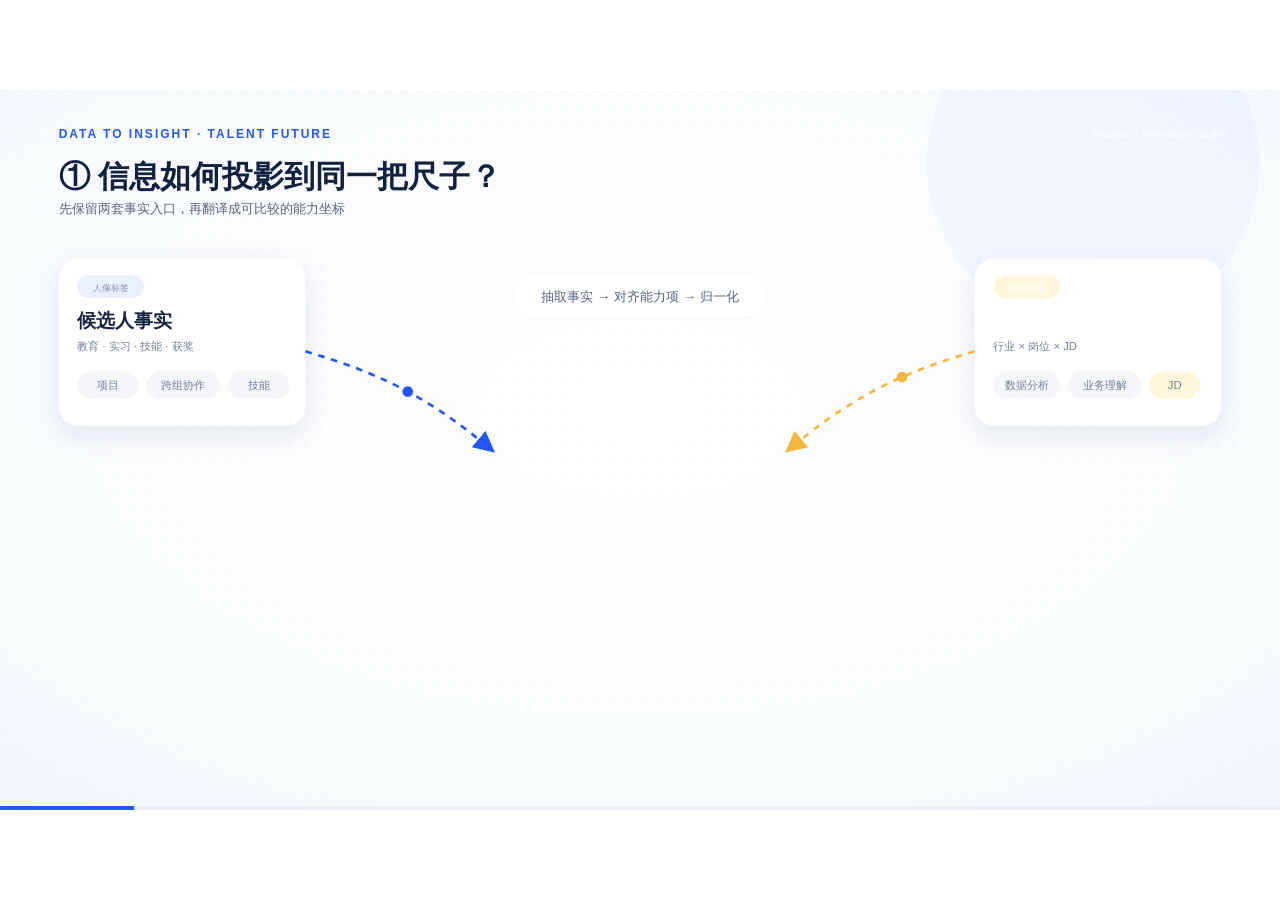
<file: media/projection-strategy.html>
<!doctype html>
<html lang="zh-CN">
<head>
  <meta charset="utf-8">
  <meta name="viewport" content="width=device-width, initial-scale=1">
  <title>产品策略逻辑动画 · 高对比度修正版</title>
  <style>
    html,body{height:100%;margin:0}
    body{display:grid;place-items:center;background:#fff;font-family:Inter,"Noto Sans SC","Microsoft YaHei",sans-serif}
    main{width:min(100vw,1600px,calc(100vh*16/9))}
    .stage{aspect-ratio:16/9;background:#fff}
    object{display:block;width:100%;height:100%}
  </style>
</head>
<body>
  <main>
    <div class="stage"><object id="animation" data="projection-strategy-25s.svg" type="image/svg+xml"></object></div>
  </main>
  <script>
    const view=document.getElementById("animation");

    function enforceBlueContrast(){
      const doc=view.contentDocument;
      if(!doc)return;

      const style=doc.createElementNS("http://www.w3.org/2000/svg","style");
      style.textContent='text[fill="#fff"],text[fill="#ffffff"],text[fill="white"]{fill:#fff!important}';
      doc.documentElement.appendChild(style);

      const blueShapes=[...doc.querySelectorAll('[fill="#2457F5"],[fill="#2457f5"]')];
      const labels=[...doc.querySelectorAll("text")];
      blueShapes.forEach(function(shape){
        const box=shape.getBoundingClientRect();
        if(box.width<100||box.height<36)return;
        labels.forEach(function(label){
          const textBox=label.getBoundingClientRect();
          const centerX=textBox.left+textBox.width/2;
          const centerY=textBox.top+textBox.height/2;
          if(centerX>=box.left&&centerX<=box.right&&centerY>=box.top&&centerY<=box.bottom){
            label.style.setProperty("fill","#ffffff","important");
          }
        });
      });
    }

    view.addEventListener("load",function(){
      requestAnimationFrame(function(){requestAnimationFrame(enforceBlueContrast)});
    });
  </script>
</body>
</html>
</file>
